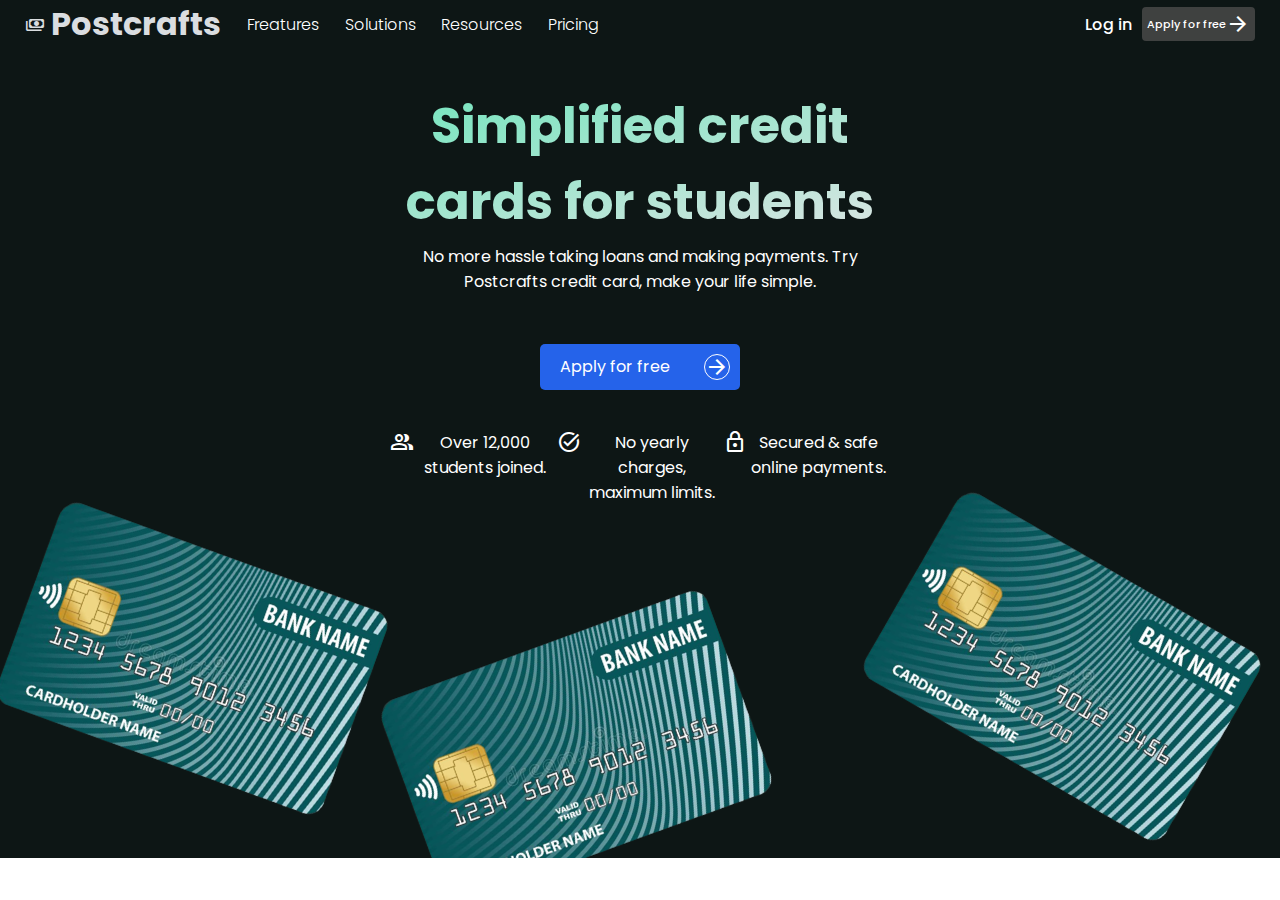
<file: tailbits-component/index.html>
<!DOCTYPE html>
<html lang="en">

<head>
    <meta charset="UTF-8">
    <meta http-equiv="X-UA-Compatible" content="IE=edge">
    <meta name="viewport" content="width=device-width, initial-scale=1.0">
    <title>Document</title>
    <link rel="stylesheet"
        href="https://fonts.googleapis.com/css2?family=Material+Symbols+Outlined:opsz,wght,FILL,GRAD@48,400,0,0" />
    <link rel="stylesheet"
        href="https://fonts.googleapis.com/css2?family=Material+Symbols+Outlined:opsz,wght,FILL,GRAD@48,400,0,0" />
    <link rel="stylesheet"
        href="https://fonts.googleapis.com/css2?family=Material+Symbols+Outlined:opsz,wght,FILL,GRAD@48,400,0,0" />
    <link rel="stylesheet"
        href="https://fonts.googleapis.com/css2?family=Material+Symbols+Outlined:opsz,wght,FILL,GRAD@48,400,0,0" />
    <link rel="preconnect" href="https://fonts.googleapis.com">
    <link rel="preconnect" href="https://fonts.gstatic.com" crossorigin>
    <link href="https://fonts.googleapis.com/css2?family=Poppins:wght@100;300;400;500;600;700;800;900&display=swap"
        rel="stylesheet">
    <link rel="stylesheet" href="style.css">
</head>

<body>
    <header class="nav-bar">
        <div class="nav-bar-1">
            <h1><span class="material-symbols-outlined">
                    payments
                </span>Postcrafts</h1>
            <p>Freatures</p>
            <p>Solutions</p>
            <p>Resources</p>
            <p>Pricing</p>
        </div>
        <div class="nav-bar-2">
            <a href="https://google.es">Log in</a>
            <a id="button" href="https://google.es">Apply for free<span class="material-symbols-outlined">
                    arrow_forward
                </span></a>
        </div>
    </header>
    <section class="front-page">
        <article class="text">
            <h1>Simplified credit cards for students</h1>
            <p>No more hassle taking loans and making payments. Try Postcrafts credit card, make your life simple.</p>
            <a href="https://google.es">Apply for free<span class="material-symbols-outlined">
                    arrow_forward
                </span></a>
        </article>
        <div class="benefits">
            <p><span class="material-symbols-outlined">
                    group</span>Over 12,000 students joined.</p>
            <p><span class="material-symbols-outlined">task_alt
                </span>No yearly charges, maximum limits.</p>
            <p><span class="material-symbols-outlined">lock
                </span>Secured & safe online payments.</p>
        </div>
        <article class="images">
            <img id="card-1" src="img/card.png" alt="">
            <img id="card-2" src="img/card.png" alt="">
            <img id="card-3" src="img/card.png" alt="">
        </article>
    </section>
</body>

</html>
</file>
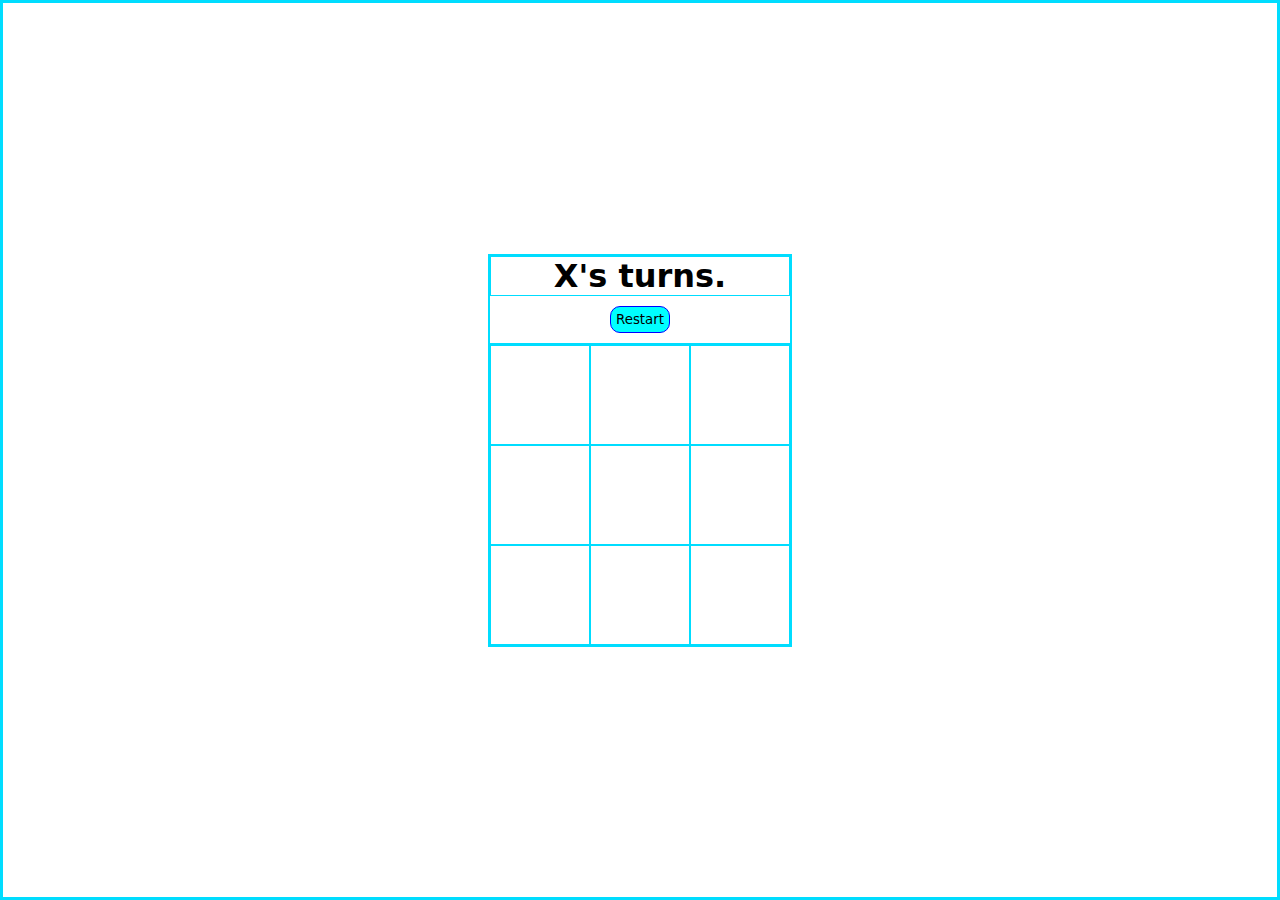
<file: tic-tac-toe/index.html>
<!DOCTYPE html>
<html lang="en">

<head>
    <meta charset="UTF-8">
    <meta http-equiv="X-UA-Compatible" content="IE=edge">
    <meta name="viewport" content="width=device-width, initial-scale=1.0">
    <title>Document</title>
    <link rel="stylesheet" href="style.css">
</head>
<div class="container">
    <div class="game">
        <div class="scoreboard">
            <h1 id="turn">X's turns.</h1>
            <button id="restart" onclick="restartGame()">Restart</button>
        </div>
        <div class="gameboard">
            <div cell="1" class="square"></div>
            <div cell="2" class="square"></div>
            <div cell="3" class="square"></div>
            <div cell="4" class="square"></div>
            <div cell="5" class="square"></div>
            <div cell="6" class="square"></div>
            <div cell="7" class="square"></div>
            <div cell="8" class="square"></div>
            <div cell="9" class="square"></div>
        </div>
    </div>
</div>
<script src="main.js"></script>

<body>

</body>

</html>
</file>
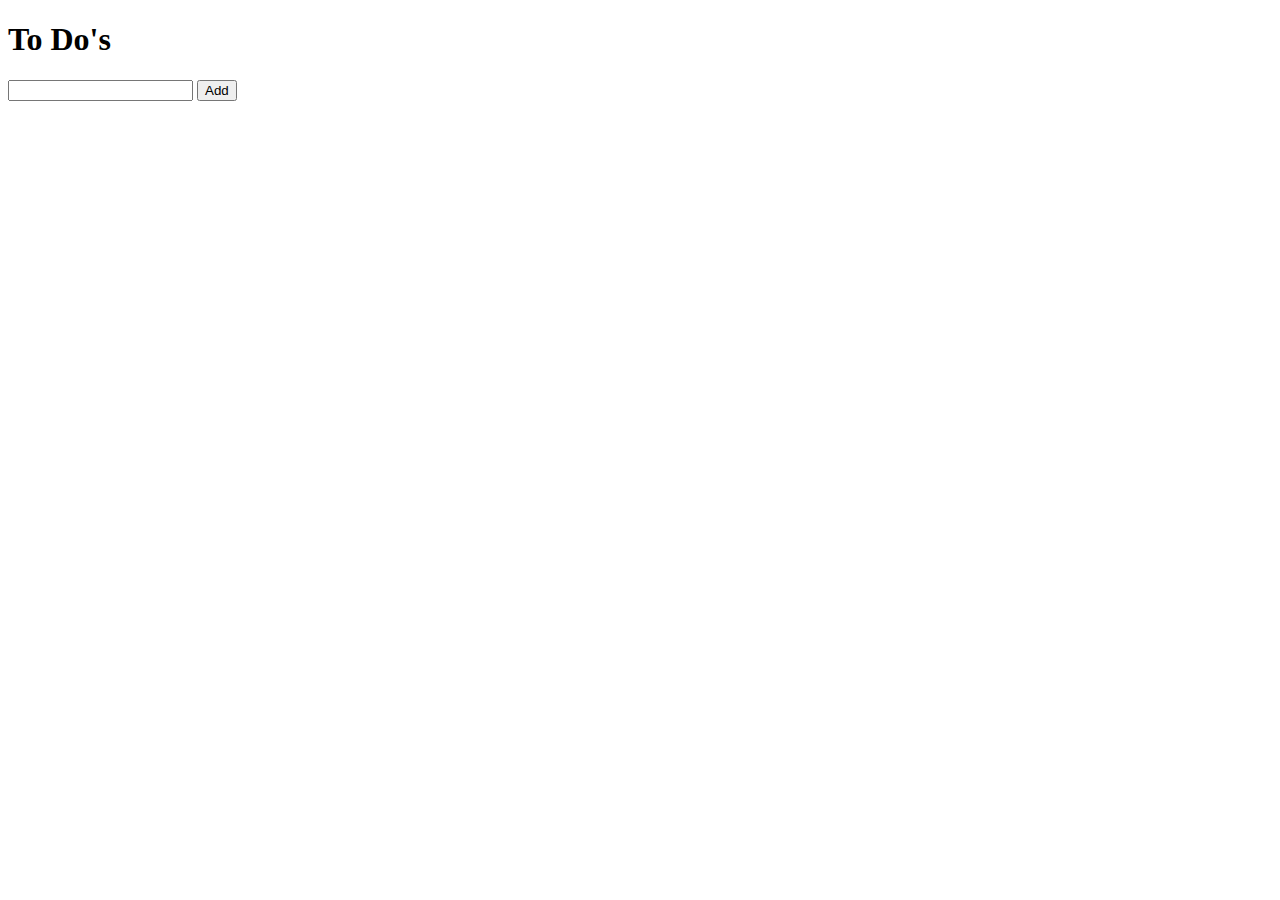
<file: todo-app/index.html>
<!DOCTYPE html>
<html lang="en">

<head>
    <meta charset="UTF-8">
    <meta http-equiv="X-UA-Compatible" content="IE=edge">
    <meta name="viewport" content="width=device-width, initial-scale=1.0">
    <title>Document</title>
</head>

<body>
    <div class="to-dos">
        <h1>To Do's</h1>
        <input type="text" id="todoInput">
        <button id="addBtn">Add</button>
        <ol id="todolist">
        </ol>
    </div>
    <script src="main.js"></script>
</body>

</html>
</file>
<file: tailbits-component/style.css>
* {
    font-family: 'Poppins', sans-serif;
    margin: 0;
    padding: 0;
    box-sizing: border-box;
}

.nav-bar {
    background-color: rgb(13, 22, 21);
    color: #fff;
    display: flex;
    justify-content: space-between;
    align-items: center;
}

.nav-bar-1 {
    display: flex;
    align-items: center;
    margin-left: 25px;

}

.nav-bar-1 p {
    margin-left: 2vw;
    font-weight: 300;
}

.nav-bar-1 span {
    font-size: 20px;
    padding-right: 0.5vw;

}

.nav-bar h1 {
    color: rgb(218, 221, 224);
}

.nav-bar-2 {
    display: flex;
    margin-right: 25px;
}

.nav-bar-2 a {
    text-decoration: none;
    color: #fff;
    font-weight: 500;
    display: flex;
    align-items: center;
}

.nav-bar-2 #button {
    background-color: rgb(63, 65, 64);
    display: flex;
    align-items: center;
    margin-left: 10px;
    color: #fff;
    text-decoration: none;
    padding: 5px;
    font-size: 11px;
    border-radius: 4px;

}

.front-page {
    background-color: rgb(13, 22, 21);
    display: flex;
    flex-direction: column;
    color: #fff;
    text-align: center;
    padding-top: 40px;
    position: relative;
    height: 90vh;
    overflow: hidden;
}


.front-page h1 {
    font-size: 50px;
    height: 100%;
    margin: 0 auto;
    background: linear-gradient(to bottom right, #72E5BD 0%, #dfe5e5 100%);
    -webkit-background-clip: text;
    background-clip: text;
    -webkit-text-fill-color: transparent;
}

.front-page .text {
    text-align: center;
    margin: 0 auto;
    width: 500px;
    height: auto;
    display: flex;
    flex-direction: column;
}



.front-page .text a {
    background-color: rgb(37, 99, 234);
    text-decoration: none;
    padding: 10px;
    margin-top: 10px;
    width: 200px;
    margin: 0 auto;
    margin-top: 50px;
    color: #fff;
    display: flex;
    justify-content: space-between;
    padding-left: 20px;
    border-radius: 5px;
    height: 50px;
}

.front-page .text a span {
    border: 1px solid #fff;
    border-radius: 50%;
}



.front-page img {
    max-width: 30vw;
}

.front-page .images {
    display: flex;

}

.front-page .benefits {
    display: flex;
    width: 500px;
    margin: 0 auto;
    margin-top: 40px;
    z-index: 2;
}

.front-page .benefits p {
    display: flex;
    width: 50%;

}




.front-page .images #card-2 {
    position: absolute;
    right: 40%;
    bottom: -10%;
    transform: rotate(-20deg);
    z-index: 1;

}

.front-page .images #card-1 {
    position: absolute;
    bottom: 1%;
    left: 0;
    transform: rotate(20deg);
    z-index: 1;
}

.front-page .images #card-3 {
    position: absolute;
    right: 2%;
    bottom: 0;
    transform: rotate(30deg);
    z-index: 1;
}
</file>
<file: tic-tac-toe/style.css>
* {
    font-family: system-ui, -apple-system, BlinkMacSystemFont, 'Segoe UI', Roboto, Oxygen, Ubuntu, Cantarell, 'Open Sans', 'Helvetica Neue', sans-serif;
    margin: 0;
    padding: 0;
    box-sizing: border-box;
    border: 1px solid rgb(0, 221, 255);

}

body {
    height: calc(100vh - 2px);
}

.container {
    display: flex;
    justify-content: center;
    align-items: center;
    height: 100%;
}

.gameboard {
    display: grid;
    grid-template-columns: repeat(3, auto);
}

.square {
    width: 100px;
    height: 100px;
    display: flex;
    text-align: center;
    justify-content: center;
    align-items: center;
    font-size: 4.7em;
    cursor: pointer;
}

.square:hover {
    background-color: aliceblue;
}

.scoreboard {
    text-align: center;
}

#restart {
    cursor: pointer;
    padding: 5px;
    border: 0px;
    background-color: aqua;
    border-radius: 10px;
    border: 1px solid blue;
    transition: 0.3s all;
    margin: 10px;
}

#restart:hover {
    background-color: blueviolet;
}
</file>
